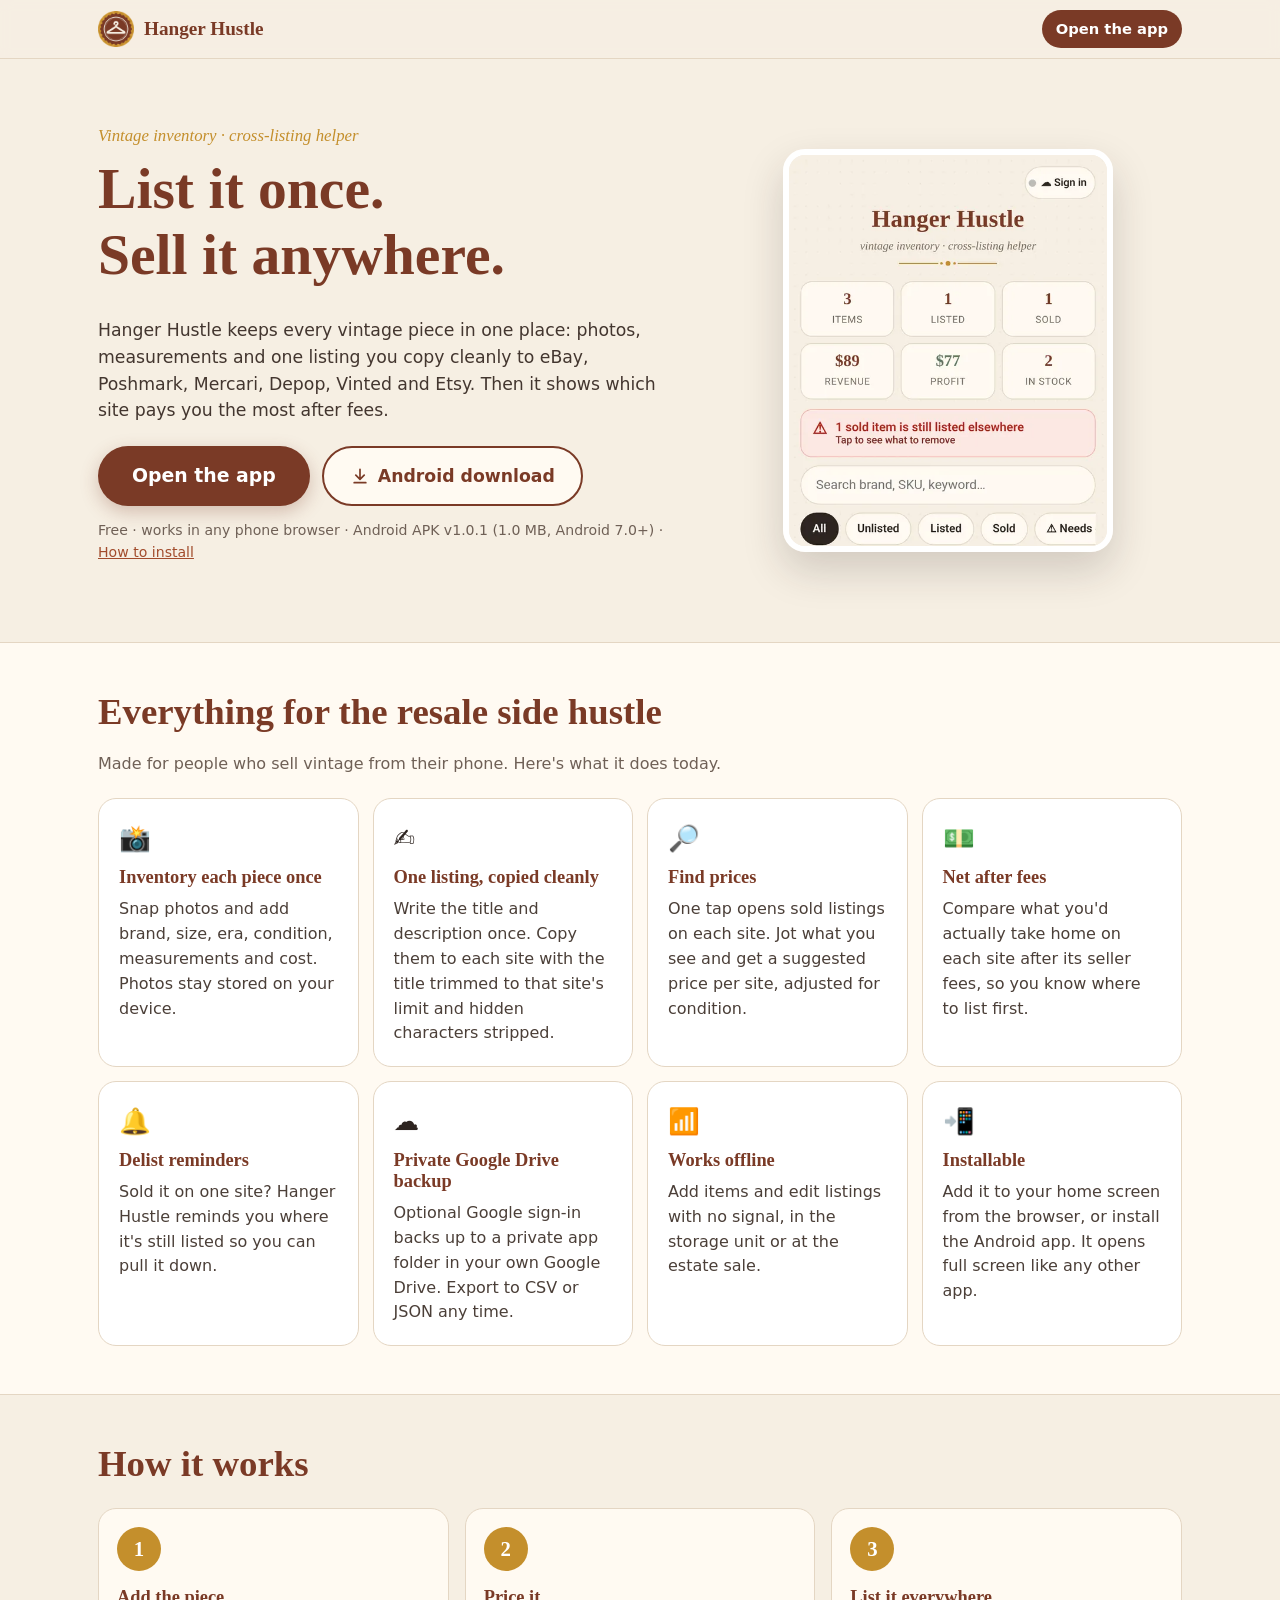
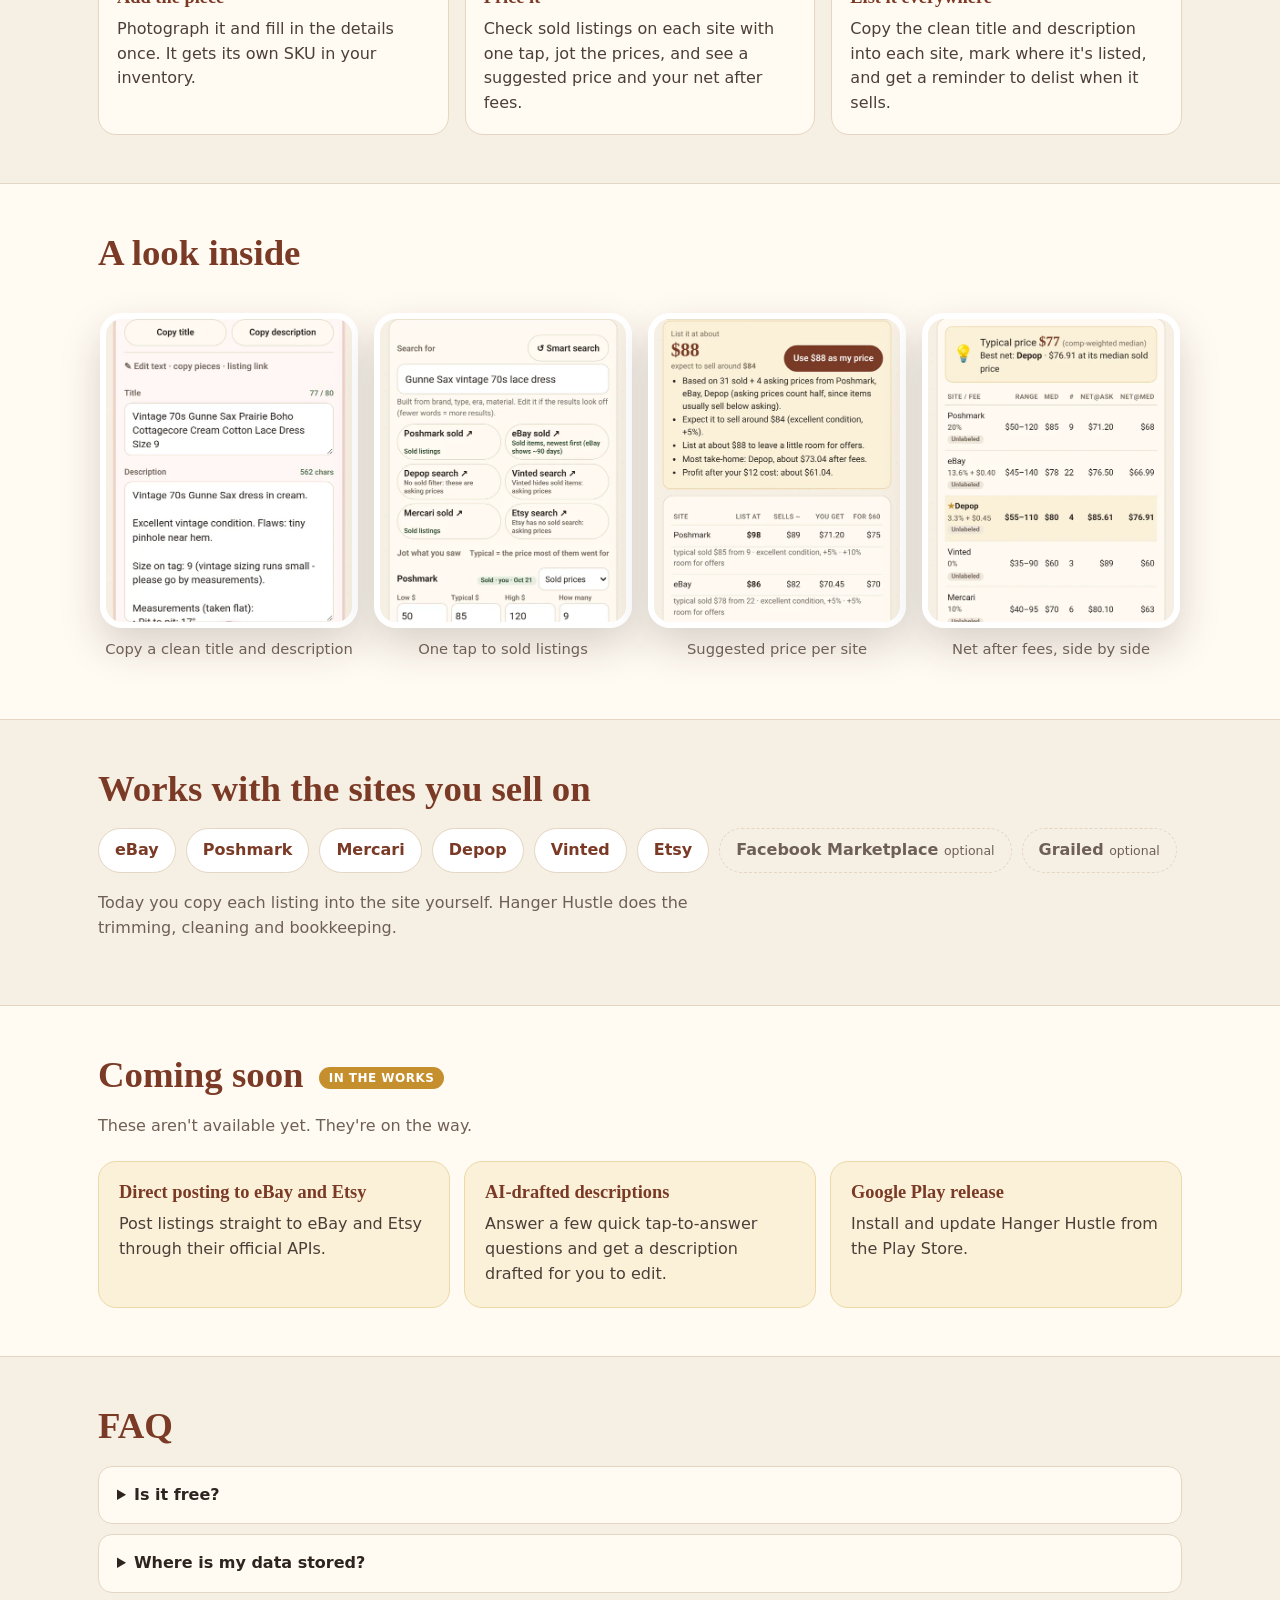
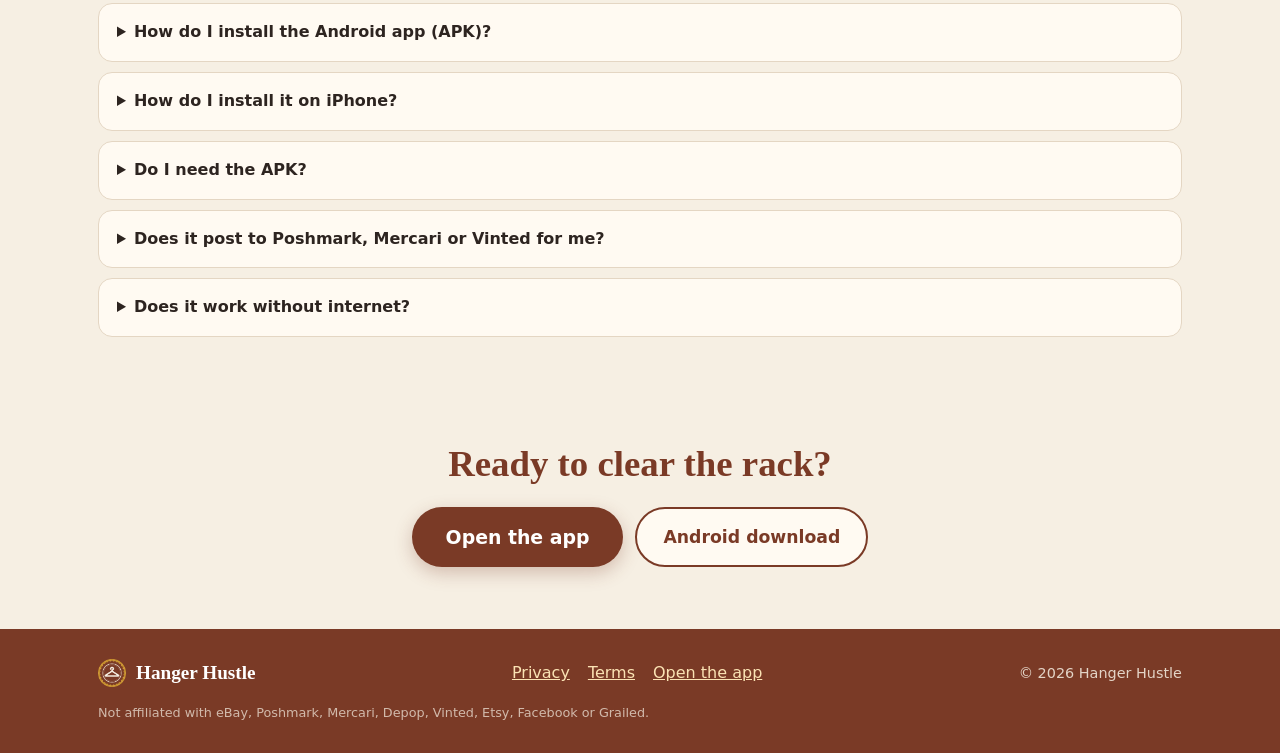
<file: index.html>
<!doctype html>
<html lang="en">
<head>
<meta charset="utf-8">
<meta name="viewport" content="width=device-width, initial-scale=1">
<title>Hanger Hustle: vintage inventory and cross-listing helper</title>
<meta name="description" content="Hanger Hustle helps vintage resellers photograph and inventory each piece once, copy clean listings to eBay, Poshmark, Mercari, Depop, Vinted and Etsy, and price it right. Free, works offline, installable.">
<meta name="theme-color" content="#7a3a26">
<link rel="canonical" href="https://hangerhustle.com/">
<link rel="icon" href="/favicon.ico?v=2" sizes="any">
<link rel="icon" type="image/svg+xml" href="/favicon.svg?v=2">
<link rel="icon" type="image/png" sizes="32x32" href="/favicon-32.png?v=2">
<link rel="apple-touch-icon" href="/apple-touch-icon.png?v=2">
<meta property="og:type" content="website">
<meta property="og:site_name" content="Hanger Hustle">
<meta property="og:title" content="Hanger Hustle: vintage inventory and cross-listing helper">
<meta property="og:description" content="Inventory each piece once, copy clean listings to every site, and see what you'll take home after fees.">
<meta property="og:url" content="https://hangerhustle.com/">
<meta property="og:image" content="https://hangerhustle.com/img/og.jpg?v=2">
<meta property="og:image:width" content="1200">
<meta property="og:image:height" content="630">
<meta property="og:image:alt" content="Hanger Hustle logo: a hanger on a round vintage badge">
<meta name="twitter:card" content="summary_large_image">
<meta name="twitter:title" content="Hanger Hustle: vintage inventory and cross-listing helper">
<meta name="twitter:description" content="Inventory each piece once, copy clean listings to every site, and see what you'll take home after fees.">
<meta name="twitter:image" content="https://hangerhustle.com/img/og.jpg?v=2">
<link rel="stylesheet" href="/style.css">
</head>
<body>
<header class="top">
  <div class="wrap top-in">
    <a class="brand" href="/"><img src="/img/icon-96.png?v=2" width="36" height="36" alt=""> <span>Hanger Hustle</span></a>
    <a class="top-cta" href="https://app.hangerhustle.com/">Open the app</a>
  </div>
</header>

<main>
<section class="hero">
  <div class="wrap hero-in">
    <div class="hero-text">
      <p class="kicker">Vintage inventory &middot; cross-listing helper</p>
      <h1>List it once.<br>Sell it anywhere.</h1>
      <p class="lede">Hanger Hustle keeps every vintage piece in one place: photos, measurements and one listing you copy cleanly to eBay, Poshmark, Mercari, Depop, Vinted and Etsy. Then it shows which site pays you the most after fees.</p>
      <div class="ctas">
        <a class="btn btn-main" href="https://app.hangerhustle.com/">Open the app</a>
        <a class="btn btn-alt" href="https://github.com/bottledhatecom-cmd/hangerhustle-site/releases/download/v1.0.1/HangerHustle-1.0.1.apk" download>
          <svg viewBox="0 0 24 24" width="20" height="20" aria-hidden="true"><path fill="currentColor" d="M12 3a1 1 0 0 1 1 1v9.6l3.3-3.3a1 1 0 1 1 1.4 1.4l-5 5a1 1 0 0 1-1.4 0l-5-5a1 1 0 1 1 1.4-1.4L11 13.6V4a1 1 0 0 1 1-1zM5 19h14a1 1 0 1 1 0 2H5a1 1 0 1 1 0-2z"/></svg>
          Android download
        </a>
      </div>
      <p class="fine">Free &middot; works in any phone browser &middot; Android APK v1.0.1 (1.0 MB, Android 7.0+) &middot; <a href="#install-apk">How to install</a></p>
    </div>
    <div class="hero-shot">
      <img src="/img/inventory.webp" width="540" height="665" alt="Hanger Hustle inventory screen with item, revenue and profit counts and a reminder that a sold item is still listed elsewhere">
    </div>
  </div>
</section>

<section id="features" class="band">
  <div class="wrap">
    <h2>Everything for the resale side hustle</h2>
    <p class="sub">Made for people who sell vintage from their phone. Here's what it does today.</p>
    <div class="grid">
      <article class="card"><span class="ico" aria-hidden="true">📸</span><h3>Inventory each piece once</h3><p>Snap photos and add brand, size, era, condition, measurements and cost. Photos stay stored on your device.</p></article>
      <article class="card"><span class="ico" aria-hidden="true">✍️</span><h3>One listing, copied cleanly</h3><p>Write the title and description once. Copy them to each site with the title trimmed to that site's limit and hidden characters stripped.</p></article>
      <article class="card"><span class="ico" aria-hidden="true">🔎</span><h3>Find prices</h3><p>One tap opens sold listings on each site. Jot what you see and get a suggested price per site, adjusted for condition.</p></article>
      <article class="card"><span class="ico" aria-hidden="true">💵</span><h3>Net after fees</h3><p>Compare what you'd actually take home on each site after its seller fees, so you know where to list first.</p></article>
      <article class="card"><span class="ico" aria-hidden="true">🔔</span><h3>Delist reminders</h3><p>Sold it on one site? Hanger Hustle reminds you where it's still listed so you can pull it down.</p></article>
      <article class="card"><span class="ico" aria-hidden="true">☁️</span><h3>Private Google Drive backup</h3><p>Optional Google sign-in backs up to a private app folder in your own Google Drive. Export to CSV or JSON any time.</p></article>
      <article class="card"><span class="ico" aria-hidden="true">📶</span><h3>Works offline</h3><p>Add items and edit listings with no signal, in the storage unit or at the estate sale.</p></article>
      <article class="card"><span class="ico" aria-hidden="true">📲</span><h3>Installable</h3><p>Add it to your home screen from the browser, or install the Android app. It opens full screen like any other app.</p></article>
    </div>
  </div>
</section>

<section id="how" class="wrap how">
  <h2>How it works</h2>
  <ol class="steps">
    <li><span class="num">1</span><div><h3>Add the piece</h3><p>Photograph it and fill in the details once. It gets its own SKU in your inventory.</p></div></li>
    <li><span class="num">2</span><div><h3>Price it</h3><p>Check sold listings on each site with one tap, jot the prices, and see a suggested price and your net after fees.</p></div></li>
    <li><span class="num">3</span><div><h3>List it everywhere</h3><p>Copy the clean title and description into each site, mark where it's listed, and get a reminder to delist when it sells.</p></div></li>
  </ol>
</section>

<section class="band shots" aria-label="Screenshots">
  <div class="wrap">
    <h2>A look inside</h2>
    <div class="shot-row">
      <figure><img src="/img/listing.webp" width="540" height="665" loading="lazy" alt="Listing card with copy title and copy description buttons and an 80-character title"><figcaption>Copy a clean title and description</figcaption></figure>
      <figure><img src="/img/find-prices.webp" width="540" height="665" loading="lazy" alt="Find prices screen with one-tap sold searches for each site and fields to jot prices"><figcaption>One tap to sold listings</figcaption></figure>
      <figure><img src="/img/suggested.webp" width="540" height="665" loading="lazy" alt="Suggested price per site with expected take-home after fees"><figcaption>Suggested price per site</figcaption></figure>
      <figure><img src="/img/compare.webp" width="540" height="665" loading="lazy" alt="Value comparison table showing net after fees on each site"><figcaption>Net after fees, side by side</figcaption></figure>
    </div>
  </div>
</section>

<section id="sites" class="wrap sites">
  <h2>Works with the sites you sell on</h2>
  <ul class="chips">
    <li>eBay</li><li>Poshmark</li><li>Mercari</li><li>Depop</li><li>Vinted</li><li>Etsy</li>
    <li class="opt">Facebook Marketplace <small>optional</small></li><li class="opt">Grailed <small>optional</small></li>
  </ul>
  <p class="sub">Today you copy each listing into the site yourself. Hanger Hustle does the trimming, cleaning and bookkeeping.</p>
</section>

<section id="soon" class="band soon">
  <div class="wrap">
    <h2>Coming soon <span class="tag">In the works</span></h2>
    <p class="sub">These aren't available yet. They're on the way.</p>
    <div class="grid three">
      <article class="card"><h3>Direct posting to eBay and Etsy</h3><p>Post listings straight to eBay and Etsy through their official APIs.</p></article>
      <article class="card"><h3>AI-drafted descriptions</h3><p>Answer a few quick tap-to-answer questions and get a description drafted for you to edit.</p></article>
      <article class="card"><h3>Google Play release</h3><p>Install and update Hanger Hustle from the Play Store.</p></article>
    </div>
  </div>
</section>

<section id="faq" class="wrap faq">
  <h2>FAQ</h2>
  <details><summary>Is it free?</summary><p>Yes. Open it in your browser and start adding items. No account needed.</p></details>
  <details><summary>Where is my data stored?</summary><p>On your device. If you sign in with Google, a private backup goes to the Hanger Hustle app folder in your own Google Drive. You can also export everything to CSV or JSON. See the <a href="https://app.hangerhustle.com/privacy.html">privacy policy</a>.</p></details>
  <details id="install-apk"><summary>How do I install the Android app (APK)?</summary>
    <ol>
      <li>On your Android phone, tap <strong>Android download</strong> above to get <code>HangerHustle-1.0.1.apk</code>.</li>
      <li>Open the downloaded file. If Android asks, allow your browser (for example Chrome) to install unknown apps: <em>Settings &rarr; Apps &rarr; Special app access &rarr; Install unknown apps</em>, then turn it on for your browser.</li>
      <li>Tap <strong>Install</strong>, then open Hanger Hustle from your home screen.</li>
    </ol>
    <p>A Google Play Store release is coming, so soon you'll be able to install it from there instead.</p>
  </details>
  <details><summary>How do I install it on iPhone?</summary><p>Open <a href="https://app.hangerhustle.com/">app.hangerhustle.com</a> in <strong>Safari</strong>, tap <strong>Share</strong>, then <strong>Add to Home Screen</strong>. It opens full screen like any other app.</p></details>
  <details><summary>Do I need the APK?</summary><p>No. You can use <a href="https://app.hangerhustle.com/">the web app</a> in any phone browser and add it to your home screen from the browser menu.</p></details>
  <details><summary>Does it post to Poshmark, Mercari or Vinted for me?</summary><p>No. Hanger Hustle prepares a clean listing you copy into each site. Direct posting is coming for eBay and Etsy only, through their official APIs.</p></details>
  <details><summary>Does it work without internet?</summary><p>Yes. Once it's loaded, you can add and edit items offline. Opening sold-listing searches needs a connection.</p></details>
</section>

<section class="wrap final">
  <h2>Ready to clear the rack?</h2>
  <div class="ctas center">
    <a class="btn btn-main" href="https://app.hangerhustle.com/">Open the app</a>
    <a class="btn btn-alt" href="https://github.com/bottledhatecom-cmd/hangerhustle-site/releases/download/v1.0.1/HangerHustle-1.0.1.apk" download>Android download</a>
  </div>
</section>
</main>

<footer class="foot">
  <div class="wrap foot-in">
    <a class="brand" href="/"><img src="/img/icon-96.png?v=2" width="28" height="28" alt=""> <span>Hanger Hustle</span></a>
    <nav><a href="https://app.hangerhustle.com/privacy.html">Privacy</a><a href="https://app.hangerhustle.com/terms.html">Terms</a><a href="https://app.hangerhustle.com/">Open the app</a></nav>
    <p>&copy; 2026 Hanger Hustle</p>
    <p class="disc">Not affiliated with eBay, Poshmark, Mercari, Depop, Vinted, Etsy, Facebook or Grailed.</p>
  </div>
</footer>
</body>
</html>
</file>
<file: style.css>
:root{--cream:#f6efe3;--paper:#fffaf2;--deep:#7a3a26;--rust:#a24c2c;--mustard:#c48f2c;--gold-bg:#fbf1d9;--ink:#2d2420;--muted:#6f6056;--line:#e4d6c3;--sage:#5f7a5a;--serif:Georgia,"Times New Roman",serif}
*{box-sizing:border-box}
html{-webkit-text-size-adjust:100%;scroll-behavior:smooth}
body{margin:0;background:var(--cream);color:var(--ink);font:16px/1.55 system-ui,-apple-system,"Segoe UI",Roboto,Helvetica,Arial,sans-serif;overflow-x:hidden}
img{max-width:100%;height:auto;display:block}
a{color:var(--rust)}
h1,h2,h3{font-family:var(--serif);line-height:1.15;margin:0 0 .5em;color:var(--deep)}
h1{font-size:clamp(2.1rem,8vw,3.6rem)}
h2{font-size:clamp(1.55rem,5.5vw,2.3rem)}
h3{font-size:1.15rem}
p{margin:0 0 1em}
.wrap{max-width:1120px;margin:0 auto;padding:0 18px}
.top{position:sticky;top:0;z-index:5;background:rgba(246,239,227,.94);backdrop-filter:blur(6px);border-bottom:1px solid var(--line)}
.top-in{display:flex;align-items:center;justify-content:space-between;gap:12px;height:58px}
.brand{display:flex;align-items:center;gap:10px;text-decoration:none;color:var(--deep);font:700 1.2rem var(--serif);white-space:nowrap}
.brand img{border-radius:9px}
.top-cta{background:var(--deep);color:#fff;text-decoration:none;font-weight:600;font-size:.92rem;padding:8px 14px;border-radius:999px;white-space:nowrap}
.hero{padding:34px 0 40px}
.hero-in{display:grid;gap:30px;align-items:center}
.kicker{font-family:var(--serif);font-style:italic;color:var(--mustard);font-size:1.05rem;margin-bottom:.4em}
.lede{font-size:1.08rem;color:#43362f;max-width:36em}
.ctas{display:flex;flex-wrap:wrap;gap:12px;margin:22px 0 14px}
.ctas.center{justify-content:center}
.btn{display:inline-flex;align-items:center;justify-content:center;gap:8px;min-height:54px;padding:0 26px;border-radius:999px;font-weight:700;font-size:1.08rem;text-decoration:none;transition:transform .12s,box-shadow .12s}
.btn:active{transform:translateY(1px)}
.btn-main{background:var(--deep);color:#fff;box-shadow:0 6px 18px rgba(122,58,38,.28);font-size:1.18rem;min-height:60px;padding:0 34px}
.btn-main:hover{background:#6a311f}
.btn-alt{background:var(--paper);color:var(--deep);border:2px solid var(--deep)}
.btn-alt:hover{background:var(--gold-bg)}
.fine{font-size:.88rem;color:var(--muted)}
.hero-shot{justify-self:center;max-width:330px;width:100%}
.hero-shot img,.shot-row img{border-radius:22px;border:6px solid #fff;box-shadow:0 18px 40px rgba(45,36,32,.18)}
.band{background:var(--paper);border-top:1px solid var(--line);border-bottom:1px solid var(--line);padding:48px 0}
.sub{color:var(--muted);max-width:40em}
.grid{display:grid;gap:14px;margin-top:22px}
.card{background:#fff;border:1px solid var(--line);border-radius:18px;padding:20px}
.card p{color:#4b3f38;margin:0}
.ico{font-size:1.6rem;display:block;margin-bottom:8px}
.how,.sites,.faq,.final{padding:48px 18px}
.steps{list-style:none;padding:0;margin:22px 0 0;display:grid;gap:16px;counter-reset:s}
.steps li{display:flex;gap:16px;align-items:flex-start;background:var(--paper);border:1px solid var(--line);border-radius:18px;padding:18px}
.steps p{margin:0;color:#4b3f38}
.num{flex:0 0 44px;width:44px;height:44px;border-radius:50%;background:var(--mustard);color:#fff;font:700 1.3rem var(--serif);display:grid;place-items:center}
.shot-row{display:grid;grid-auto-flow:column;grid-auto-columns:76%;gap:16px;overflow-x:auto;scroll-snap-type:x mandatory;padding:20px 2px 10px;margin-top:6px}
.shot-row figure{margin:0;scroll-snap-align:start}
.shot-row figcaption{text-align:center;font-size:.92rem;color:var(--muted);margin-top:10px}
.chips{list-style:none;padding:0;margin:18px 0;display:flex;flex-wrap:wrap;gap:10px}
.chips li{background:#fff;border:1px solid var(--line);border-radius:999px;padding:9px 16px;font-weight:600;color:var(--deep)}
.chips li.opt{background:transparent;border-style:dashed;color:var(--muted)}
.chips small{font-weight:400;font-size:.78rem}
.soon .card{background:var(--gold-bg);border-color:#ecd9a8}
.tag{display:inline-block;vertical-align:middle;font:600 .75rem system-ui,sans-serif;letter-spacing:.04em;text-transform:uppercase;background:var(--mustard);color:#fff;border-radius:999px;padding:4px 10px;margin-left:6px}
.faq details{background:var(--paper);border:1px solid var(--line);border-radius:14px;margin:10px 0;padding:0 18px}
.faq summary{cursor:pointer;font-weight:700;padding:16px 0;color:var(--ink)}
.faq details[open] summary{color:var(--deep)}
.faq details p,.faq details ol{color:#4b3f38}
.faq ol{padding-left:1.2em}
.faq li{margin-bottom:.5em}
code{background:var(--gold-bg);padding:1px 5px;border-radius:5px;font-size:.88em;word-break:break-all}
.final{text-align:center}
.foot{background:var(--deep);color:#f6efe3;padding:30px 0}
.foot .brand{color:#fff}
.foot-in{display:flex;flex-wrap:wrap;gap:16px;align-items:center;justify-content:space-between}
.foot nav{display:flex;gap:18px;flex-wrap:wrap}
.foot a{color:#fbe3b4}
.foot p{margin:0;font-size:.9rem;opacity:.85}
.foot .disc{flex-basis:100%;font-size:.8rem;opacity:.7}
@media (min-width:700px){.grid{grid-template-columns:repeat(2,1fr)}.steps{grid-template-columns:repeat(3,1fr)}.steps li{flex-direction:column}.shot-row{grid-auto-columns:calc(25% - 12px);overflow:visible}}
@media (min-width:960px){.hero{padding:64px 0}.hero-in{grid-template-columns:1.25fr 1fr}.grid{grid-template-columns:repeat(4,1fr)}.grid.three{grid-template-columns:repeat(3,1fr)}}
@media (max-width:380px){.btn{width:100%}.top-cta{padding:7px 11px;font-size:.85rem}}
@media (prefers-reduced-motion:reduce){html{scroll-behavior:auto}}
</file>
